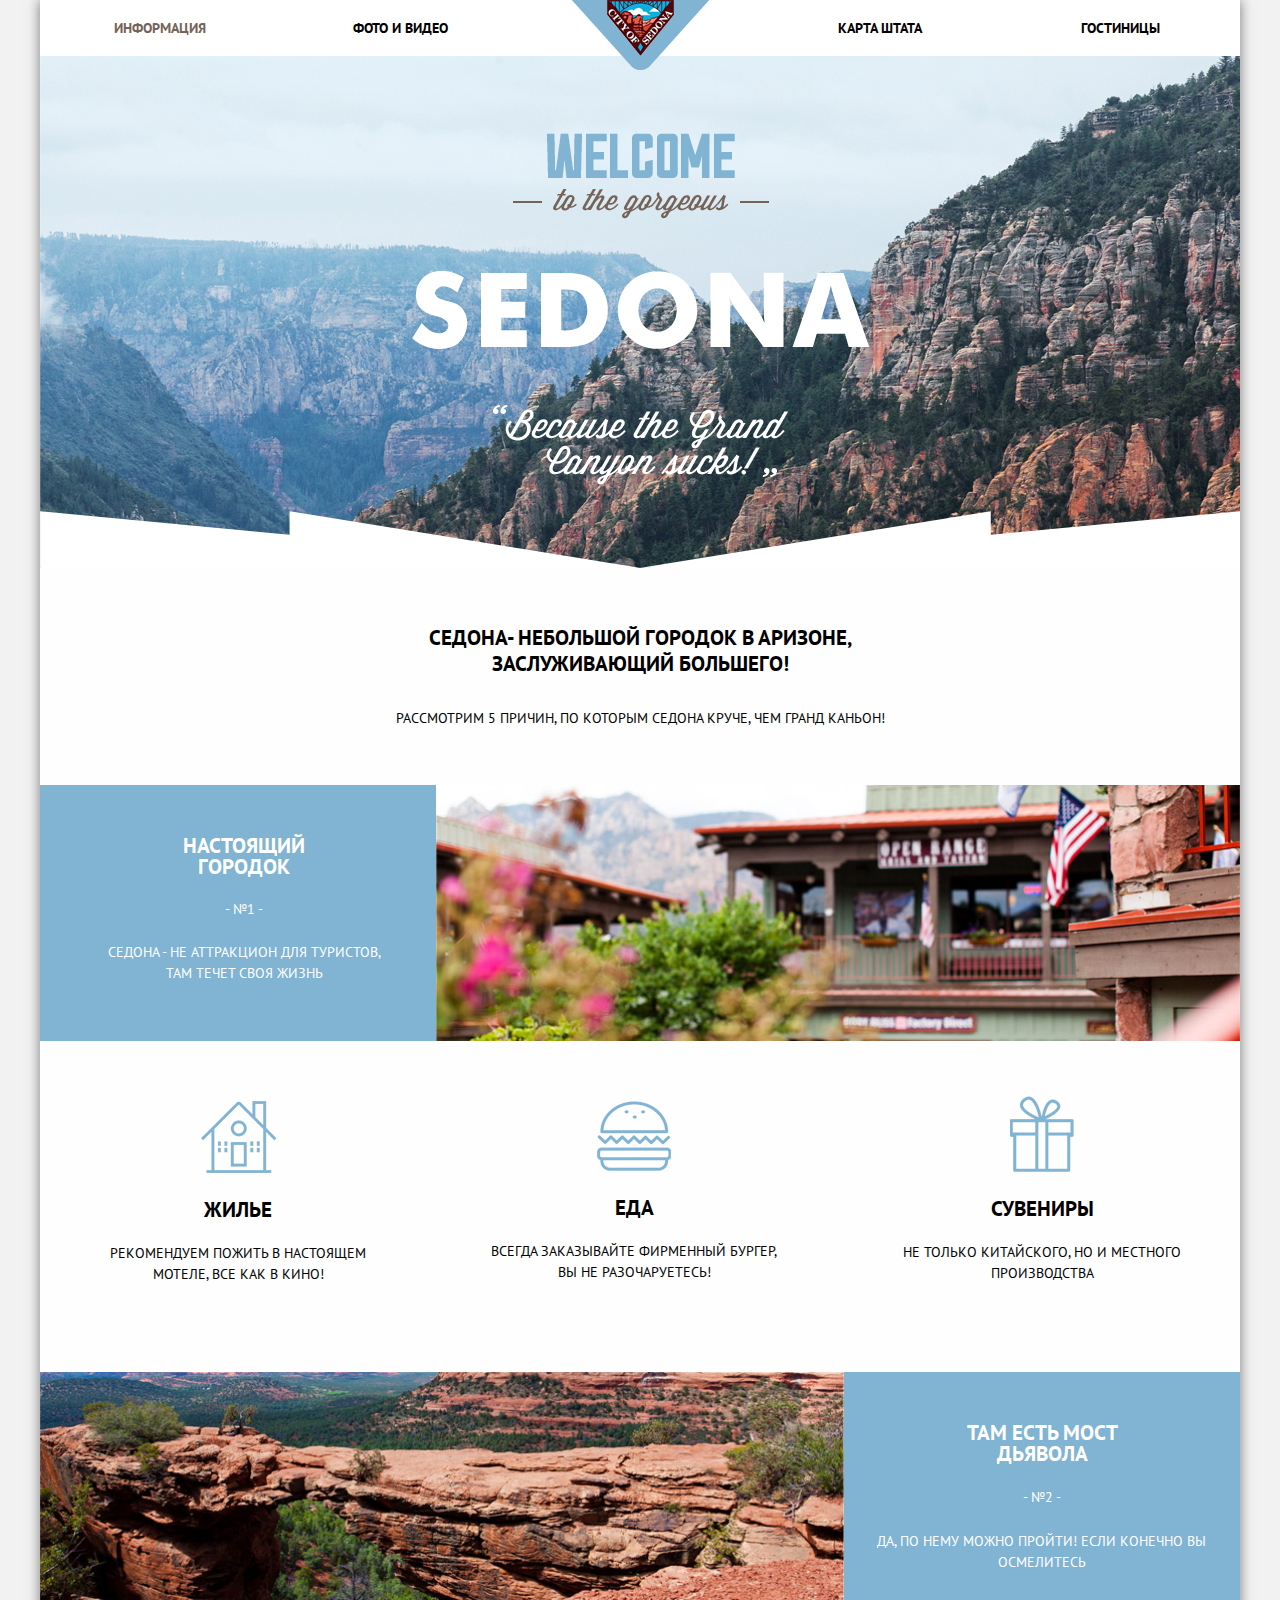
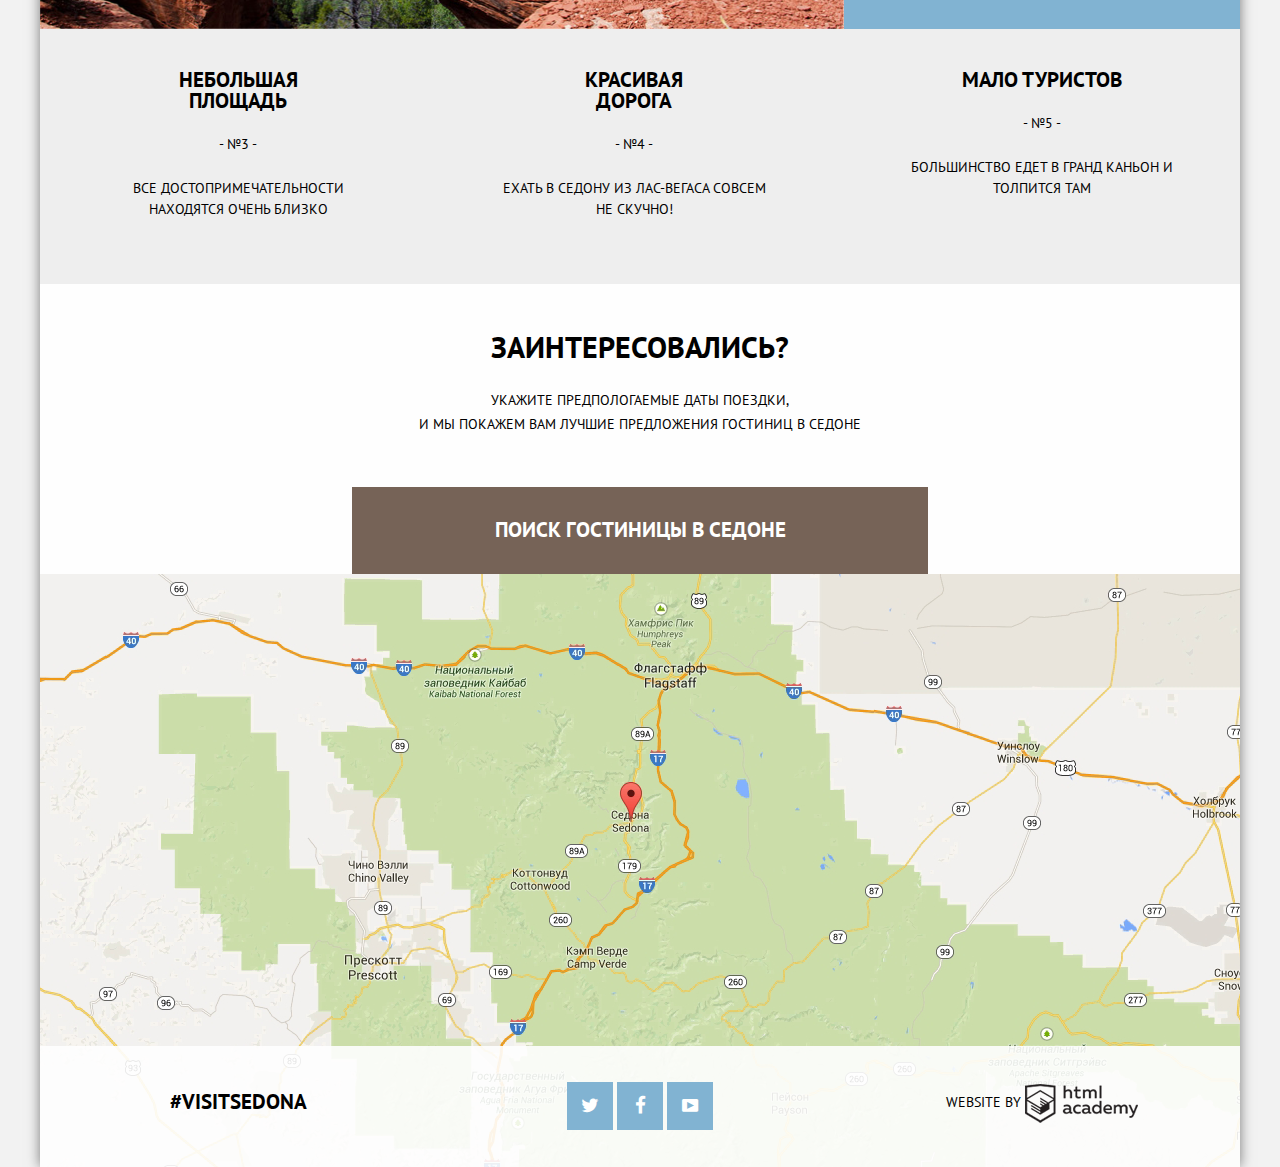
<file: index.html>
<!DOCTYPE html>
<html lang="ru">

<head>
    <meta charset="utf-8">
    <title>HTML Academy: Седона</title>
    <link href="https://fonts.googleapis.com/css?family=PT+Sans:400,700&subset=cyrillic" rel="stylesheet">
    <link rel="stylesheet" type="text/css" href="css/normalize.css">
    <link rel="stylesheet" type="text/css" href="css/style-min.css">
</head>
<body>
    <div class="container">
        <header class="main-head">
            <nav class="main-navigation">
                <a href="index.html"><img src="img/sity-sedona.png" width="138" height="70" alt="logo"></a>
                <ul class="nav-list clearfix">
                    <li><a class="active">Информация</a></li>
                    <li><a href="#">Фото и видео</a></li>
                    <li><a href="catalog.html">Гостиницы</a></li>
                    <li><a href="#">Карта штата</a></li>
                </ul>
            </nav>
        </header>
        <main>
            <div class="welcome">
              <img src="img/welcome.png" width="458" height="352" alt="sedona">
            </div>
            <div class="about">
                <h1>Седона- небольшой городок в Аризоне,<br>
		      заслуживающий большего!</h1>
                <p>Рассмотрим 5 причин, по которым Седона круче, чем Гранд Каньон!</p>
            </div>
            <div class="facts">
                <div class="fact-one clearfix">
                    <div class="real-town">
                        <h3>Настоящий городок</h3>
                        <p>- №1 -</p>
                        <p>Седона - не аттракцион для туристов, там течет своя жизнь</p>
                    </div>
                    <div class="real-town-img">
                        <img src="img/room.jpg" alt="room" width="800" height="256">
                    </div>
                </div>
                <div class="advantage-one clearfix ">
                    <div class="home">
                        <img src="img/home.png"  width="75"  height="72" alt="home">
                        <h3>Жилье</h3>
                        <p>Рекомендуем пожить в настоящем мотеле, все как в кино!</p>
                    </div>
                    <div class="food">
                        <img src="img/burger.png" width="74" height="70" alt="burger">
                        <h3>Еда</h3>
                        <p>Всегда заказывайте фирменный бургер, вы не разочаруетесь!</p>
                    </div>
                    <div class="presents">
                        <img src="img/present.png" width="64" height="76" alt="present">
                        <h3>Сувениры</h3>
                        <p>Не только китайского, но и местного производства</p>
                    </div>
                </div>
                <div class="fact-two clearfix">
                    <div class="bridge-img">
                        <img src="img/fon-fact-2.jpg" width="800" height="256" alt="canyon">
                    </div>
                    <div class="bridge">
                        <h3>Там есть мост Дьявола</h3>
                        <p>- №2 -</p>
                        <p>Да, по нему можно пройти! Если конечно вы осмелитесь</p>
                    </div>
                </div>
                <div class="advantage-two clearfix ">
                    <div class="fact-three">
                        <h3>Небольшая площадь</h3>
                        <p>- №3 -</p>
                        <p>Все достопримечательности находятся очень близко</p>
                    </div>
                    <div class="fact-four">
                        <h3>Красивая дорога</h3>
                        <p>- №4 -</p>
                        <p>Ехать в Седону из Лас-Вегаса совсем не скучно!</p>
                    </div>
                    <div class="fact-five">
                        <h3>Мало туристов</h3>
                        <p>- №5 -</p>
                        <p>Большинство едет в Гранд Каньон и толпится там</p>
                    </div>
                </div>
            </div>
            <div class="invate">
                <div class="interest">
                    <h1>Заинтересовались?</h1>
                    <p>Укажите предпологаемые даты поездки,
                        <br> и мы покажем вам лучшие предложения гостиниц в Седоне</p>
                </div>
                <div class="btn-s">
                    <a class="in-sedona" href="form.html"><span>Поиск гостиницы в Седоне</span></a>
                    <div class="modal-content clearfix">
                        <form class="tour" action="#" method="post">
                            <label for="in">Дата заезда:</label>
                            <input type="text" name="date-in" id="in" value="24 Апреля 2016"><span class="icon-calendar"></span>
                            <label for="out">Дата выезда:</label>
                            <input type="text" name="date-out" id="out" value="4 июля 2016"><span class="icon-calendar"></span>
                            <div class="old">
                                <label for="humans">Взрослые:</label>
                                <div class="numb">
                                	<div class="icon-minus"></div>
                                	<input  type="number" value="2" id="humans" name="adalt">
                                	<div class="pls icon-plus"></div>
                                </div>
                            </div>
                            <div class="childrens">
                                <label for="child" class="baby">Дети:</label>
                                <div class="numb-chld">
                                	<div class="icon-minus"></div>
                                	<input type="number" value="0" id="child" name="childrens">
                                	<div class="icon-plus"></div>
                                </div>
                            </div>
                            <input type="submit" value="Найти">
                        </form>
                    </div>
                </div>
            </div>
            <div class="map">
                <iframe src="https://www.google.com/maps/embed?pb=!1m14!1m12!1m3!1d62305.51463478756!2d-111.8262272789674!3d34.86479332471956!2m3!1f0!2f0!3f0!3m2!1i1024!2i768!4f13.1!5e0!3m2!1sru!2sru!4v1472720656178" width="1200" height="593" style="border:0" allowfullscreen></iframe>
            </div>
        </main>
        <footer class="main-footer clearfix">
            <section class="hashtag">
                <span>#VisitSedona</span>
            </section>
            <section class="contacts">
                <a class="social-btn icon-twitter" href="#"></a>
                <a class="social-btn icon-facebook" href="#"></a>
                <a class="social-btn icon-youtube" href="#"></a>
            </section>
            <section class="footer-copyright">
                Website by
                <a class="academy" href="https://htmlacademy.ru"></a>
            </section>
        </footer>
    </div>
    <script src="js/script-min.js"></script>
	</body>
</html>
</file>
<file: css/style-min.css>
.bridge-img,.map,.real-town-img,.welcome{overflow:hidden}body{width:100%;max-width:1200px;min-width:768px;margin:0 auto;background-color:#f2f2f2}@font-face{font-weight:400;font-style:normal;font-family:symbols-sedona;src:url(../fonts/symbols-sedona.woff) format("woff"),url(../fonts/symbols-sedona.woff2) format("woff2")}[class*=" icon-"]::before,[class^=icon-]::before{display:inline-block;width:1em;margin-right:.2em;margin-left:.2em;font-weight:400;line-height:1em;font-family:symbols-sedona;text-align:center;text-transform:none;text-decoration:inherit;font-style:normal;font-variant:normal;speak:none}.container,.main-navigation{position:relative;width:100%}.btn-transparent,.container,.filter-range{text-transform:uppercase}.amara-description,.arrow,.btn-s a,.contacts a,.desert-description,.main-navigation a,.results-top,.sort,.vallas-description{text-decoration:none}.icon-facebook::before{content:"\66"}.icon-twitter::before{content:"\74"}.icon-up-dir::before{content:"\25b2"}.icon-down-dir::before{content:"\25bc"}.icon-star::before{content:"\2605"}.icon-check-off::before{content:"\2610"}.icon-check-on::before{content:"\2611"}.icon-calendar::before{content:"\e800"}.icon-plus::before{content:"\e801"}.icon-minus::before{content:"\e802"}.icon-youtube::before{content:"\f39e"}*{margin:0;box-sizing:border-box}.btn-transparent,.filter-range,.filter-range-title,.price-controls,.price-controls .max-price,.price-controls .min-price,.price-controls input,.price-controls label,.range-controls,.range-controls .bar,.range-controls .scale,.range-toggle,.range-toggle-max,.range-toggle-min,.range-toggle:hover{box-sizing:content-box}img{max-width:100%;height:auto}.container{font-size:14px;font-family:"PT Sans",Arial,sans-serif;background-color:#fefefe;line-height:21px;box-shadow:0 0 12px rgba(0,0,0,.5)}.main-navigation{font-weight:700;height:56px;background-color:#fff;cursor:pointer}.main-navigation .active{color:#766357}.main-navigation .active:hover{color:#604e43}.main-navigation .active:active{color:#c7c7c7}.main-navigation a:hover{color:#81b3d2}.main-navigation a:active{color:#e4e0dd}.main-navigation ul{margin:0;padding:0;list-style:none;font-size:0}.main-navigation li{float:left;width:20%;padding-top:15px;padding-bottom:15px;font-size:14px;line-height:26px;text-align:center}.main-navigation a{color:#000}.main-navigation img{position:absolute;left:44.3%;z-index:1;top:0}.main-navigation li:nth-child(3),.main-navigation li:nth-child(4){float:right}.menu{background:url(../img/hill-catalog.jpg) center no-repeat #2a3c46;width:100%;min-height:217px;color:#fff}.hotels,.plus{float:left;margin-top:29px;margin-left:70px;font-size:14px;width:20%}.hotels{margin-left:15px}.hotels h2,.plus h2{line-height:21px;font-size:16px;font-weight:700}.menu li{list-style-type:none;margin-bottom:26px;padding-left:30px;margin-top:10px}.hotels label,.plus label{padding-left:10px}.menu ul{margin-left:0;padding-top:11px;padding-left:0}.menu input[type=checkbox]{display:none}.menu input[type=checkbox]+label{cursor:pointer;position:relative}input[type=checkbox]+label::before{content:"";position:absolute;left:-30px;display:inline-block;vertical-align:top;height:26px;width:26px;background:url(../img/spritesheet.png) -10px -10px no-repeat}input[type=checkbox]:checked+label::before,input[type=checkbox]:checked+label:hover::before{background-position:-10px -136px}input[type=checkbox]+label:hover::before{background-position:-10px -94px}.filter-range{width:28%;float:right;padding-top:26px;margin-right:5%;color:#fff}.filter-range-title{margin-bottom:9px;font-weight:600;font-size:16px;line-height:21px}.price-controls{position:relative;height:36px;margin-bottom:20px;border:2px solid #fff;border-radius:2px}.price-controls label{font-size:14px;line-height:38px;vertical-align:top;cursor:pointer}.price-controls .min-price{float:left;min-width:65px;max-width:90px;padding-left:20%}.price-controls .max-price{min-width:65px;max-width:90px;float:right;width:auto;padding-right:7%}.price-controls input{width:50px;margin:0;color:inherit;font:inherit;background:0 0;border:none;outline:0}.price-controls::after{content:"";position:absolute;top:50%;left:50%;width:2px;height:22px;background:#fff;transform:translate(-50%,-50%);box-sizing:content-box}.range-controls{position:relative;margin-bottom:32px}.range-controls .scale{height:2px;background:rgba(255,255,255,.3)}.range-controls .bar{width:80%;height:2px;background:#fff}.range-toggle{position:absolute;top:-9px;width:4px;height:4px;background:#ababab;border:8px solid #fff;border-radius:50%;box-shadow:0 2px 1px 0 rgba(0,1,1,.2);cursor:pointer}.range-toggle:hover{background:#1c4f80}.range-toggle-min{left:0}.range-toggle-max{left:80%}.btn-transparent{display:block;margin:0 auto;padding:6px 35px;font-size:14px;line-height:20px;color:#fff;background:0 0;border:2px solid #fff;border-radius:2px;outline:0;cursor:pointer}.btn-transparent:hover{color:#000;background:#fff}.results{background:url(../img/mask.jpg)}.icon-down-dir,.icon-up-dir{float:right;font-size:23px;line-height:20px;color:#ccc;cursor:pointer}span .active{color:#81b3d2}.icon-up-dir:hover{color:#000}.icon-up-dir:active{color:#81b3d2}.results-top{width:100%;min-height:88px;border-bottom:1px solid #e5e5e5}.results-top h2{float:left;margin-top:30px;margin-bottom:30px;margin-left:73px;font-weight:700;font-size:21px;line-height:26px}.sort,.sort-wrapper b{font-size:12px;color:#000}.sort-wrapper{float:left;padding-top:2px}.sort-wrapper b{margin-left:47px;margin-right:34px;line-height:86px}.sort{margin-right:32px;line-height:18px;border-bottom:1px dotted #81b3d2}.sort.active,.sort.active:hover{border-bottom:none;color:#81b3d2}.sort-wrapper span{opacity:.3}.sort.active span,.sort:active span,.sort:hover span{opacity:1}.sort:hover{color:#81b3d2;border-bottom:1px dotted #81b3d2}.sort:active{color:#000;border-bottom:none}.up-down{float:right;margin:33px 6% 0 0}.arrow{display:inline-block;vertical-align:bottom;height:23px;font-size:0}.arrow:first-child::before,.arrow:last-child::before{display:inline-block;text-indent:0;width:15px;font-family:symbols-sedona;font-size:23px;color:#ccc;vertical-align:top}.arrow:first-child::before{content:"\25b2"}.arrow:last-child::before{content:"\25bc"}.about::before,.clearfix::after{content:" "}.item-1 a,.item-2 a{display:block;border:none;font-weight:700;height:27px;text-align:center;text-transform:uppercase;cursor:pointer}.arrow:hover::before{color:#000}.arrow.active::before,.arrow:active::before{color:#81b3d2}.results-bot{margin-left:6%}.amara-img,.desert-img,.villas-img{float:left;width:14%;padding-top:30px;max-height:90px}.white{min-height:122px}.amara-description,.desert-description,.vallas-description{float:left;min-width:80%;margin-right:6%;padding-top:24px;min-height:151px}.amara-description a,.desert-description a,.vallas-description a{text-decoration:none;color:#000;font-style:inherit}.icon-star,.results-bot h2:hover{color:#81b3d2}h1,h3{font-style:bold}.icon-star{float:right;font-size:17px;margin-right:1px}.results-bot h2{font-weight:700;font-size:21px;line-height:26px;cursor:pointer;margin-left:10px}.results-bot span{width:23px;padding-top:2px}.results-bot h2:active{color:#cacaca}.item-1{float:left;min-width:110px;margin-left:8px}.item-2{float:left;min-width:143px;margin-left:7px}.results-bot p{font-size:14px;line-height:21px;padding:7px 0 13px}.item-1 a{width:110px;background-color:#81b3d2;color:#fff;line-height:21px;padding-top:3px}.item-1 a:hover{background-color:#669ec0}.item-1 a:active{background-color:#5496bd;color:#88b6d1}.item-2 a{width:142px;background-color:#766357;color:#fff;line-height:21px;padding-top:4px}h1,h2{line-height:26px}.item-2 a:hover{background-color:#604e43}.item-2 a:active{background-color:#503e33;color:#7e7169}.amara,.desert,.villas{min-height:151px;width:100%;border-bottom:1px solid #e5e5e5}.rating{float:right;height:27px;min-width:110px;text-align:center;color:#666;background-color:#f2f2f2;margin-top:42px;padding:2px 11px 10px 17px;margin-right:5px}.clearfix::after{display:table;clear:both}.welcome{display:block;position:relative;margin:0 auto;height:512px;width:100%;background-color:#86b2d4;background-image:url(../img/background-photo.jpg);background-position:top}.welcome img{position:absolute;left:31%;top:15%}.about{position:relative;text-align:center;min-height:217px;padding-top:43px;width:100%}.about p{padding-top:17px}h1{font-size:21px}h2{font-weight:400;font-size:14px}.advantage-one p,.bridge,.real-town,h3{line-height:21px}h3{font-size:21px}.about::before{display:block;position:absolute;background:url(../img/white.png) no-repeat;top:-26.5%;z-index:1;width:100%;height:57px}.fact-one{min-height:257px;width:100%}.real-town{float:left;width:33%;background-color:#81b3d2;text-align:center;min-height:256px;padding:50px 25px 2px 37px;color:#fff}.real-town p{padding-top:22px;width:90%;margin:0 auto}.real-town h3{width:60%;margin:0 auto}.real-town-img{float:right;width:67%;background-color:#909c88;height:256px}.real-town-img img{width:100%;min-height:256px}.advantage-one{height:330px;text-align:center}.advantage-one h3{font-weight:700;font-size:21px;margin-top:20px}.advantage-one p{width:75%;padding-top:23px;margin:0 auto}.food,.home{float:left;padding-top:59px;width:33%}.presents{float:right;padding-top:54px;width:33%}.bridge-img{float:left;width:67%;background-color:#d9a28b;height:257px}.bridge-img img{width:100%;min-height:257px}.bridge{float:right;width:33%;background-color:#81b3d2;text-align:center;padding-top:50px;color:#fff;min-height:257px}.advantage-two p,.bridge p{padding-top:23px;margin:0 auto}.bridge h3{width:151px;margin:0 auto}.bridge p{width:90%}.advantage-two{background-color:#eee;min-height:255px;clear:both;text-align:center}.advantage-two p{width:70%}.advantage-two h3{width:160px;margin:0 auto}.fact-four,.fact-three{float:left;padding-top:40px;width:33%}.fact-five{float:right;padding-top:40px;width:33%}.interest{text-align:center;min-height:140px}.interest p{line-height:24px;padding-top:8px}.interest h1{font-size:30px;line-height:26px;padding-top:30px}.btn-s a{color:#fff;border:none;font-size:21px;font-weight:700;text-transform:uppercase;margin-top:43px}.in-sedona{display:block;background-color:#766357;height:87px;width:576px;line-height:85px;position:relative;cursor:pointer;text-align:center;margin:0 auto}.modal-content{position:absolute;width:576px;height:396px;background-color:#fff;box-shadow:0 0 10px rgba(0,0,0,.3);z-index:2;font-weight:700;padding:56px 55px 56px 56px;display:none;margin-left:-286px;left:50%}.modal-content-show{display:block;animation:open 2s}@keyframes open{from{transform:translateX(-2000px)}70%{transform:translateX(100px)}to{transform:translateX(0)}}.modal-content form{width:458px;margin:0 auto}.modal-content input[type=submit]{background-color:#81b3d2;width:458px;height:58px;color:#fff;font-weight:700;font-size:21px;margin-top:55px;text-transform:uppercase}.modal-content input[type=submit]:hover{background-color:#669ec0}.modal-content input[type=submit]:active{background-color:#5496bd;color:#76abca}.modal-content input{outline:0;margin-bottom:10px;width:304px;height:38px;border:none;cursor:pointer}.modal-content input[type=text]{margin-left:20px;line-height:26px;font-weight:700;text-transform:uppercase;padding-left:14px;background-color:#f2f2f2;margin-bottom:29px}.modal-content input[type=number]{background-color:#f2f2f2;width:24px;height:38px;cursor:pointer;text-align:center}.modal-content input[type=text]:hover{background-color:#ebebeb}.modal-content input[type=text]:focus{background-color:#fff;border-width:2px;border-style:solid;border-color:#e5e5e5}.modal-content .icon-calendar{display:inline-block;line-height:26px;font-size:21px;width:38px;height:38px;color:#c2c2c2;vertical-align:top;padding-right:8px;padding-top:5px;cursor:pointer;background-color:#f2f2f2}.modal-content .icon-calendar:hover{color:#000}.modal-content .icon-calendar:active{color:#81b3d2}.modal-content .icon-minus,.modal-content .icon-plus{display:inline-block;vertical-align:top;text-align:center;font-size:14px;height:39px;padding-top:7px;line-height:26px;background-color:#f2f2f2;cursor:pointer;width:40px;color:#a9a9a9}.numb,.numb-chld{background-color:#f2f2f2;height:38px;vertical-align:middle;text-align:center;display:inline-block}.numb{margin-left:39px}.numb-chld{margin-right:2px}.modal-content .icon-minus:hover,.modal-content .icon-plus:hover{background-color:#ebebeb;color:#000}.modal-content .icon-minus:active,.modal-content .icon-plus:active{color:#81b3d2}.old{float:left;margin-top:2px}.childrens{float:right;margin-top:3px}.baby{margin-right:22px}.map{background-image:url(../img/map.png);width:100%;height:593px;background-color:#f2f1ef}.main-footer,.white{width:100%;height:121px}.white{position:relative}.main-footer{position:absolute;text-align:center;text-transform:uppercase;background-color:rgba(254,254,254,.9);bottom:0;padding-top:36px;vertical-align:middle}.hashtag{float:left;width:33%;margin-top:7px}.hashtag span{font-weight:700;font-size:21px;line-height:26px}.contacts{float:left;width:34%}.contacts a{display:inline-block;vertical-align:top;color:#fff;height:48px;width:46px}.icon-facebook,.icon-twitter,.icon-youtube{font-size:19px;min-height:47px;padding-top:13px}.footer-copyright{float:right;width:33%;margin-top:2px;line-height:26px;text-align:center}.academy{display:inline-block;background-image:url(../img/spritesheet.png);width:113px;height:39px;vertical-align:middle;background-position:-10px -262px;cursor:pointer}.academy:hover{background-position:-10px -380px}.academy:active{background-position:-10px -321px}.social-btn{background-color:#81b3d2;display:inline-block;vertical-align:top;width:46px;height:48px;background-position:-10px -10px}.social-btn:hover{width:46px;height:48px;background-color:#669ec0}.social-btn:active{background-color:#5496bd;color:#88b6d1}
</file>
